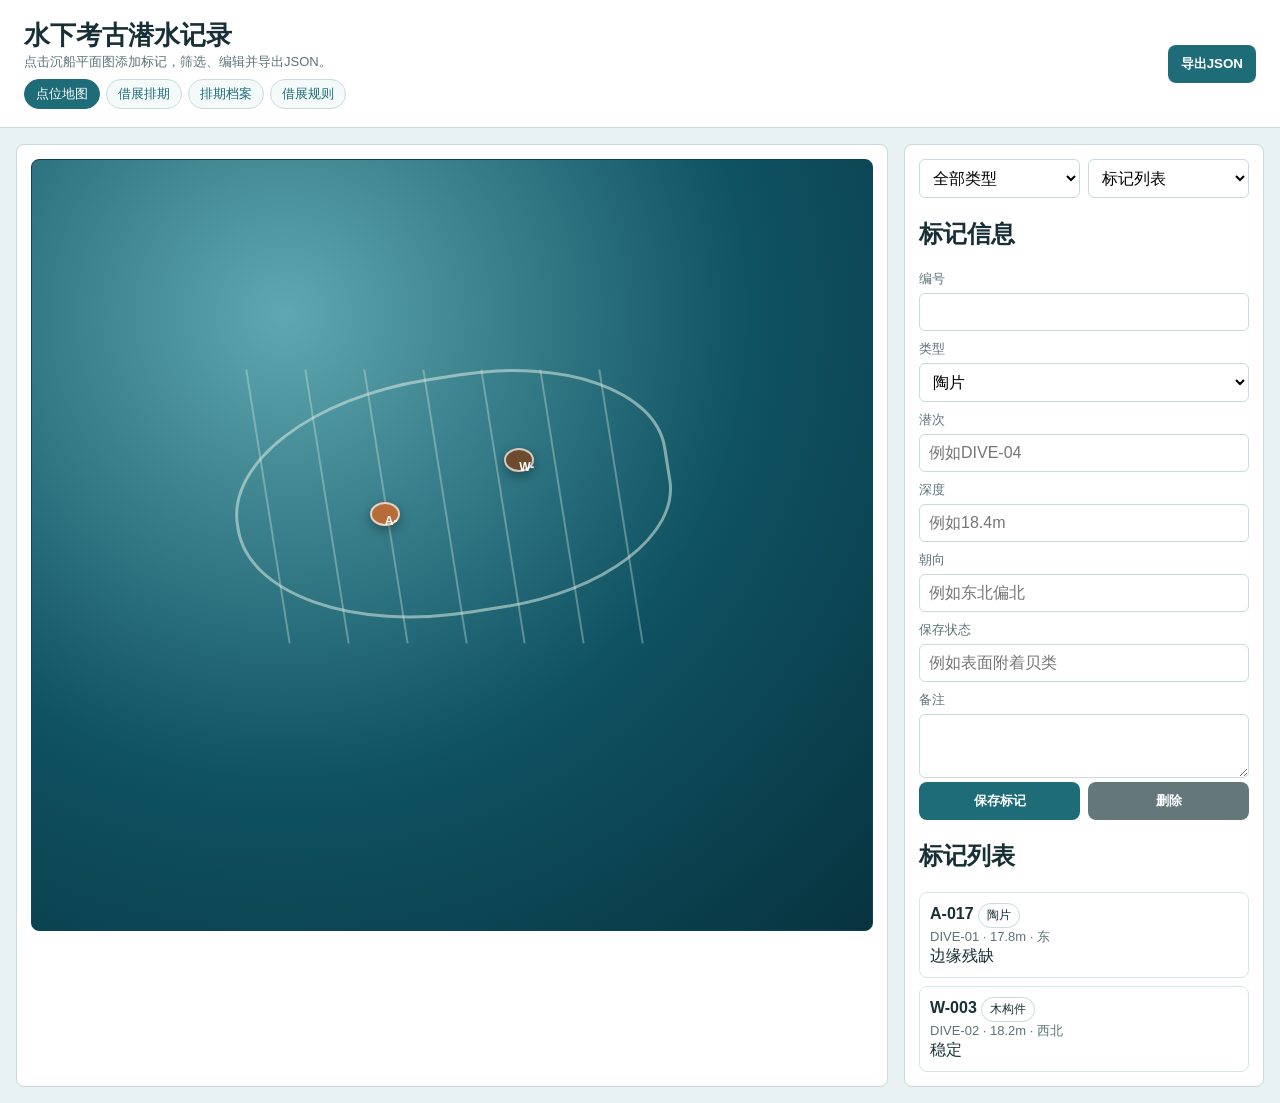
<file: index.html>
<!doctype html>
<html lang="zh-CN">
<head>
  <meta charset="utf-8">
  <meta name="viewport" content="width=device-width, initial-scale=1">
  <title>水下考古潜水记录</title>
  <style>
    * { box-sizing: border-box; }
    body { margin: 0; font-family: Arial, "PingFang SC", sans-serif; background: #e8f2f3; color: #183035; }
    header { padding: 18px 24px; background: #fff; border-bottom: 1px solid #c9dadc; display: flex; justify-content: space-between; gap: 16px; align-items: center; }
    h1 { margin: 0; font-size: 26px; }
    button { border: 0; border-radius: 8px; padding: 10px 13px; background: #1d6c78; color: #fff; font-weight: 800; cursor: pointer; }
    button.secondary { background: #64777b; }
    input, select, textarea { width: 100%; border: 1px solid #c9dadc; border-radius: 6px; padding: 9px; font: inherit; background: #fff; }
    textarea { min-height: 64px; }
    label { display: block; margin: 9px 0 5px; color: #5c7378; font-size: 13px; }
    .app { display: grid; grid-template-columns: 1fr 360px; gap: 16px; padding: 16px; }
    .panel { background: #fff; border: 1px solid #c9dadc; border-radius: 8px; padding: 14px; }
    .map { position: relative; height: calc(100vh - 128px); min-height: 560px; overflow: hidden; background: radial-gradient(circle at 30% 20%, #5fa8b1, #0f5262 55%, #07333f); border-radius: 8px; border: 1px solid #0c4451; cursor: crosshair; }
    .wreck { position: absolute; left: 24%; top: 28%; width: 52%; height: 31%; border: 3px solid rgba(220,235,224,.55); border-radius: 48% 44% 42% 50%; transform: rotate(-9deg); }
    .rib { position: absolute; width: 2px; height: 36%; background: rgba(220,235,224,.35); top: 27%; transform: rotate(-9deg); }
    .marker { position: absolute; width: 22px; height: 22px; border-radius: 50%; display: grid; place-items: center; color: #fff; font-size: 12px; font-weight: 800; transform: translate(-50%, -50%); border: 2px solid rgba(255,255,255,.7); box-shadow: 0 4px 12px rgba(0,0,0,.35); cursor: pointer; }
    .marker.selected { outline: 4px solid rgba(255,234,124,.75); }
    .ceramic { background: #b56c38; } .wood { background: #6c4b2f; } .metal { background: #6e7880; } .unknown { background: #725ca6; }
    .toolbar { display: grid; grid-template-columns: 1fr 1fr; gap: 8px; margin-bottom: 10px; }
    .list { display: grid; gap: 8px; max-height: 330px; overflow: auto; }
    .item { border: 1px solid #d7e4e5; border-radius: 8px; padding: 10px; cursor: pointer; }
    .item.active { border-color: #1d6c78; background: #eef8f9; }
    .timeline { display: grid; gap: 8px; max-height: 240px; overflow: auto; }
    .pill { display: inline-block; padding: 3px 8px; border: 1px solid #c9dadc; border-radius: 999px; font-size: 12px; }
    .muted { color: #5c7378; font-size: 13px; }
    .sitenav { display: flex; gap: 6px; flex-wrap: wrap; margin-top: 8px; }
    .navlink { padding: 5px 11px; border: 1px solid #c9dadc; border-radius: 999px; font-size: 13px; color: #1d6c78; text-decoration: none; background: #f4fafa; }
    .navlink.active { background: #1d6c78; color: #fff; border-color: #1d6c78; }
    @media (max-width: 980px) { header { display: block; } .app { grid-template-columns: 1fr; } .map { height: 560px; } }
  </style>
</head>
<body>
  <header>
    <div><h1>水下考古潜水记录</h1><div class="muted">点击沉船平面图添加标记，筛选、编辑并导出JSON。</div><nav id="siteNav"></nav></div>
    <button id="exportBtn">导出JSON</button>
  </header>
  <main class="app">
    <section class="panel">
      <div class="map" id="map"><div class="wreck"></div></div>
    </section>
    <aside class="panel">
      <div class="toolbar">
        <select id="filter"><option value="">全部类型</option><option value="ceramic">陶片</option><option value="wood">木构件</option><option value="metal">金属件</option><option value="unknown">未知物</option></select>
        <select id="view"><option value="list">标记列表</option><option value="timeline">潜次时间线</option></select>
      </div>
      <form id="form">
        <h2>标记信息</h2>
        <input name="id" type="hidden">
        <label>编号</label><input name="code" required>
        <label>类型</label><select name="type"><option value="ceramic">陶片</option><option value="wood">木构件</option><option value="metal">金属件</option><option value="unknown">未知物</option></select>
        <label>潜次</label><input name="dive" placeholder="例如DIVE-04" required>
        <label>深度</label><input name="depth" placeholder="例如18.4m" required>
        <label>朝向</label><input name="orientation" placeholder="例如东北偏北">
        <label>保存状态</label><input name="condition" placeholder="例如表面附着贝类">
        <label>备注</label><textarea name="note"></textarea>
        <div class="toolbar"><button>保存标记</button><button type="button" id="deleteBtn" class="secondary">删除</button></div>
      </form>
      <h2 id="listTitle">标记列表</h2>
      <div id="list" class="list"></div>
    </aside>
  </main>
  <script>
    const map = document.querySelector("#map");
    const form = document.querySelector("#form");
    const list = document.querySelector("#list");
    const filter = document.querySelector("#filter");
    const view = document.querySelector("#view");
    const listTitle = document.querySelector("#listTitle");
    const typeNames = { ceramic: "陶片", wood: "木构件", metal: "金属件", unknown: "未知物" };
    let marks = JSON.parse(localStorage.getItem("zfl30Marks") || "[]");
    let pending = null;
    if (!marks.length) {
      marks = [
        { id: crypto.randomUUID(), code: "A-017", type: "ceramic", dive: "DIVE-01", x: 42, y: 46, depth: "17.8m", orientation: "东", condition: "边缘残缺", note: "靠近船肋" },
        { id: crypto.randomUUID(), code: "W-003", type: "wood", dive: "DIVE-02", x: 58, y: 39, depth: "18.2m", orientation: "西北", condition: "稳定", note: "疑似横梁" }
      ];
      save();
    }
    for (let i = 0; i < 7; i++) {
      const rib = document.createElement("div");
      rib.className = "rib";
      rib.style.left = 28 + i * 7 + "%";
      map.appendChild(rib);
    }
    function save() { localStorage.setItem("zfl30Marks", JSON.stringify(marks)); }
    function render() {
      map.querySelectorAll(".marker").forEach(el => el.remove());
      const filtered = filter.value ? marks.filter(m => m.type === filter.value) : marks;
      filtered.forEach(mark => {
        const el = document.createElement("button");
        el.className = "marker " + mark.type + (mark.id === form.id.value ? " selected" : "");
        el.style.left = mark.x + "%";
        el.style.top = mark.y + "%";
        el.textContent = mark.code.slice(0, 2);
        el.onclick = event => { event.stopPropagation(); edit(mark.id); };
        map.appendChild(el);
      });
      if (view.value === "timeline") renderTimeline(filtered);
      else renderList(filtered);
    }
    function renderList(data) {
      listTitle.textContent = "标记列表";
      list.className = "list";
      list.innerHTML = data.map(m => '<div class="item '+(m.id===form.id.value?'active':'')+'" data-id="'+m.id+'"><b>'+m.code+'</b> <span class="pill">'+typeNames[m.type]+'</span><div class="muted">'+m.dive+' · '+m.depth+' · '+m.orientation+'</div><div>'+m.condition+'</div></div>').join("");
      list.querySelectorAll("[data-id]").forEach(el => el.onclick = () => edit(el.dataset.id));
    }
    function renderTimeline(data) {
      listTitle.textContent = "潜次时间线";
      list.className = "timeline";
      const groups = data.reduce((map, item) => ((map[item.dive] ||= []).push(item), map), {});
      list.innerHTML = Object.entries(groups).map(([dive, items]) => '<div class="item"><b>'+dive+'</b><div class="muted">新增'+items.length+'个标记</div>'+items.map(i => '<div>'+i.code+' · '+typeNames[i.type]+'</div>').join("")+'</div>').join("");
    }
    function edit(id) {
      const mark = marks.find(m => m.id === id);
      if (!mark) return;
      for (const [key, value] of Object.entries(mark)) if (form[key]) form[key].value = value;
      pending = { x: mark.x, y: mark.y };
      render();
    }
    map.addEventListener("click", event => {
      const rect = map.getBoundingClientRect();
      pending = { x: Number(((event.clientX - rect.left) / rect.width * 100).toFixed(2)), y: Number(((event.clientY - rect.top) / rect.height * 100).toFixed(2)) };
      form.reset();
      form.id.value = "";
      form.code.value = "M-" + String(marks.length + 1).padStart(3, "0");
      form.dive.value = "DIVE-01";
      render();
    });
    form.onsubmit = event => {
      event.preventDefault();
      if (!pending) pending = { x: 50, y: 50 };
      const data = Object.fromEntries(new FormData(form).entries());
      if (data.id) Object.assign(marks.find(m => m.id === data.id), data, pending);
      else marks.push({ ...data, id: crypto.randomUUID(), ...pending });
      save(); render();
    };
    document.querySelector("#deleteBtn").onclick = () => {
      if (!form.id.value) return;
      marks = marks.filter(m => m.id !== form.id.value);
      form.reset(); pending = null; save(); render();
    };
    document.querySelector("#exportBtn").onclick = () => {
      const blob = new Blob([JSON.stringify(marks, null, 2)], { type: "application/json" });
      const a = document.createElement("a");
      a.href = URL.createObjectURL(blob); a.download = "dive-marks.json"; a.click(); URL.revokeObjectURL(a.href);
    };
    filter.onchange = render; view.onchange = render;
    render();
  </script>
  <script src="nav.js"></script>
</body>
</html>
</file>
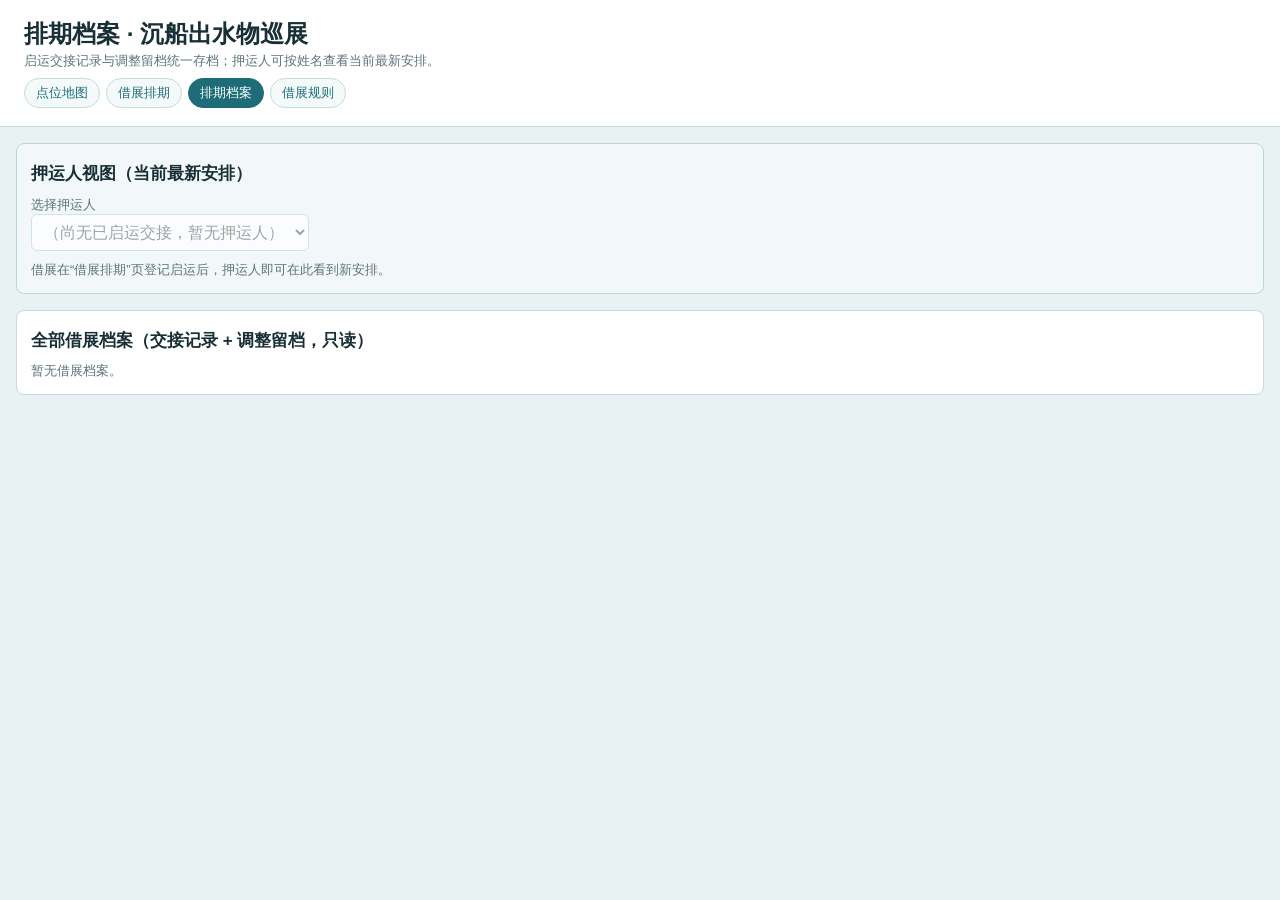
<file: archive.html>
<!doctype html>
<html lang="zh-CN">
<head>
  <meta charset="utf-8">
  <meta name="viewport" content="width=device-width, initial-scale=1">
  <title>排期档案 · 沉船出水物巡展</title>
  <style>
    * { box-sizing: border-box; }
    body { margin: 0; font-family: Arial, "PingFang SC", sans-serif; background: #e8f2f3; color: #183035; }
    header { padding: 18px 24px; background: #fff; border-bottom: 1px solid #c9dadc; }
    h1 { margin: 0 0 2px; font-size: 24px; }
    h2 { margin: 4px 0 10px; font-size: 17px; }
    label { color: #5c7378; font-size: 13px; }
    select { border: 1px solid #c9dadc; border-radius: 6px; padding: 8px; font: inherit; background: #fff; min-width: 220px; }
    .muted { color: #5c7378; font-size: 13px; }
    .sitenav { display: flex; gap: 6px; flex-wrap: wrap; margin-top: 8px; }
    .navlink { padding: 5px 11px; border: 1px solid #c9dadc; border-radius: 999px; font-size: 13px; color: #1d6c78; text-decoration: none; background: #f4fafa; }
    .navlink.active { background: #1d6c78; color: #fff; border-color: #1d6c78; }
    .wrap { display: grid; gap: 16px; padding: 16px; }
    .panel { background: #fff; border: 1px solid #c9dadc; border-radius: 8px; padding: 14px; }
    .pill { display: inline-block; padding: 2px 8px; border: 1px solid #c9dadc; border-radius: 999px; font-size: 12px; }
    .pill.ok { background: #e8f5ec; border-color: #9bc7a6; color: #2a6b3b; }
    .pill.hold { background: #fbeee4; border-color: #d7a06e; color: #8a4a1d; }
    .pill.ship { background: #e6f0f7; border-color: #8fb4cf; color: #25506e; }
    .pill.done { background: #ececec; border-color: #b9b9b9; color: #555; }
    .cards { display: grid; grid-template-columns: repeat(auto-fill, minmax(320px, 1fr)); gap: 10px; }
    .loan { border: 1px solid #d7e4e5; border-radius: 8px; padding: 12px; display: grid; gap: 6px; }
    .loan h3 { margin: 0; font-size: 15px; }
    .legline { border-left: 3px solid #1d6c78; padding: 2px 0 2px 10px; margin: 2px 0; font-size: 13px; }
    .history { border-top: 1px dashed #c9dadc; margin-top: 6px; padding-top: 6px; font-size: 13px; display: grid; gap: 4px; }
    .rec { background: #f7fafb; border-radius: 6px; padding: 6px 8px; }
    .newtag { color: #8a4a1d; font-weight: 800; }
    .courierBox { background: #f2f8fa; border: 1px solid #b9d6dd; }
  </style>
</head>
<body>
  <header>
    <h1>排期档案 · 沉船出水物巡展</h1>
    <div class="muted">启运交接记录与调整留档统一存档；押运人可按姓名查看当前最新安排。</div>
    <nav id="siteNav"></nav>
  </header>

  <main class="wrap">
    <section class="panel courierBox">
      <h2>押运人视图（当前最新安排）</h2>
      <label>选择押运人</label><br>
      <select id="courierSelect"></select>
      <div id="courierView" class="cards" style="margin-top:10px"></div>
    </section>

    <section class="panel">
      <h2>全部借展档案（交接记录 + 调整留档，只读）</h2>
      <div id="archive" class="cards"></div>
    </section>
  </main>

  <script src="nav.js"></script>
  <script src="store.js"></script>
  <script>
    const Z = window.ZFL;
    const marks = Z.loadMarks();
    const db = Z.loadDB();
    const esc = s => String(s ?? "").replace(/[&<>"']/g, c => ({ "&": "&amp;", "<": "&lt;", ">": "&gt;", '"': "&quot;", "'": "&#39;" }[c]));

    function loanTitle(loan) {
      const m = marks.find(x => x.id === loan.relicId);
      const ext = db.relics[loan.relicId] || {};
      return (m ? m.code : "遗物") + (ext.accession ? " · " + ext.accession : "");
    }
    const statusInfo = {
      scheduled: ["待启运", "hold"], shipped: ["启运中", "ship"], returned: ["已归还", "done"]
    };
    function legLine(leg) {
      const st = Z.stationById(db, leg.stationId);
      return `<div class="legline">${st ? esc(st.name) : "（站点已删除）"} · 展柜 <b>${esc(leg.caseId)}</b> · ${leg.start} 至 ${leg.end}</div>`;
    }
    function historyBlock(loan) {
      const recs = [];
      (loan.handovers || []).forEach(h => {
        recs.push(`<div class="rec">交接记录 · ${Z.fmt(h.at)}<br>押运人：${esc(h.courier)}　备注：${esc(h.note || "—")}
          <div class="muted" style="margin-top:4px">交接时安排：${(h.snapshot && h.snapshot.legs || []).map(l => {
            const st = Z.stationById(db, l.stationId);
            return esc((st ? st.name : "?") + " " + l.caseId + " " + l.start + "~" + l.end);
          }).join("；") || "—"}　归还日 ${esc(h.snapshot && h.snapshot.returnDate || "—")}</div>
        </div>`);
      });
      (loan.amendments || []).forEach(a => {
        recs.push(`<div class="rec">调整留档 · ${Z.fmt(a.at)} · 操作人 ${esc(a.by)}　${esc(a.note || "")}<br>
          ${(a.changes || []).map(c => "· " + esc(c)).join("<br>")}</div>`);
      });
      if (!recs.length) return '<div class="muted">尚无交接与调整记录。</div>';
      return `<div class="history">${recs.join("")}</div>`;
    }
    function loanCard(loan) {
      const b = Z.borrowerById(db, loan.borrowerId);
      const [slabel, scls] = statusInfo[loan.status] || [loan.status, ""];
      return `<div class="loan">
        <h3>${esc(loanTitle(loan))} <span class="pill ${scls}">${slabel}</span></h3>
        <div class="muted">借展单位：${b ? esc(b.name) : "（已删除）"}　启运 ${esc(loan.shipDate)}</div>
        <div><span class="muted">当前安排（归还日 ${esc(loan.returnDate)}）：</span>${loan.legs.map(legLine).join("")}</div>
        <div class="muted">运输条件：${esc(loan.transport)}</div>
        ${historyBlock(loan)}
      </div>`;
    }

    document.querySelector("#archive").innerHTML =
      db.loans.length ? db.loans.map(loanCard).join("") : '<div class="muted">暂无借展档案。</div>';

    /* 押运人视图：取其参与启运的借展，展示最新安排并标注调整 */
    const couriers = [...new Set(db.loans.flatMap(l => (l.handovers || []).map(h => h.courier)))];
    const sel = document.querySelector("#courierSelect");
    if (couriers.length) {
      sel.innerHTML = couriers.map(c => `<option value="${esc(c)}">${esc(c)}</option>`).join("");
      sel.onchange = renderCourier;
      renderCourier();
    } else {
      sel.innerHTML = '<option value="">（尚无已启运交接，暂无押运人）</option>';
      sel.disabled = true;
      document.querySelector("#courierView").innerHTML = '<div class="muted">借展在“借展排期”页登记启运后，押运人即可在此看到新安排。</div>';
    }

    function renderCourier() {
      const name = sel.value;
      const mine = db.loans.filter(l => (l.handovers || []).some(h => h.courier === name));
      document.querySelector("#courierView").innerHTML = mine.length ? mine.map(loan => {
        const amended = (loan.amendments || []).length > 0;
        return `<div class="loan" style="border-color:#8fb4cf">
          <h3>${esc(loanTitle(loan))} ${amended ? '<span class="newtag">★ 安排已调整，以此为准</span>' : '<span class="pill ship">安排未变</span>'}</h3>
          <div><span class="muted">最新安排（归还日 ${esc(loan.returnDate)}）：</span>${loan.legs.map(legLine).join("")}</div>
          ${amended ? `<div class="muted">调整：${loan.amendments.map(a => esc(a.changes.join("；"))).join("<br>")}</div>` : ""}
          <div class="muted">原交接记录仍在下方档案中留档，可对照。</div>
        </div>`;
      }).join("") : '<div class="muted">该押运人名下暂无借展。</div>';
    }
  </script>
</body>
</html>
</file>
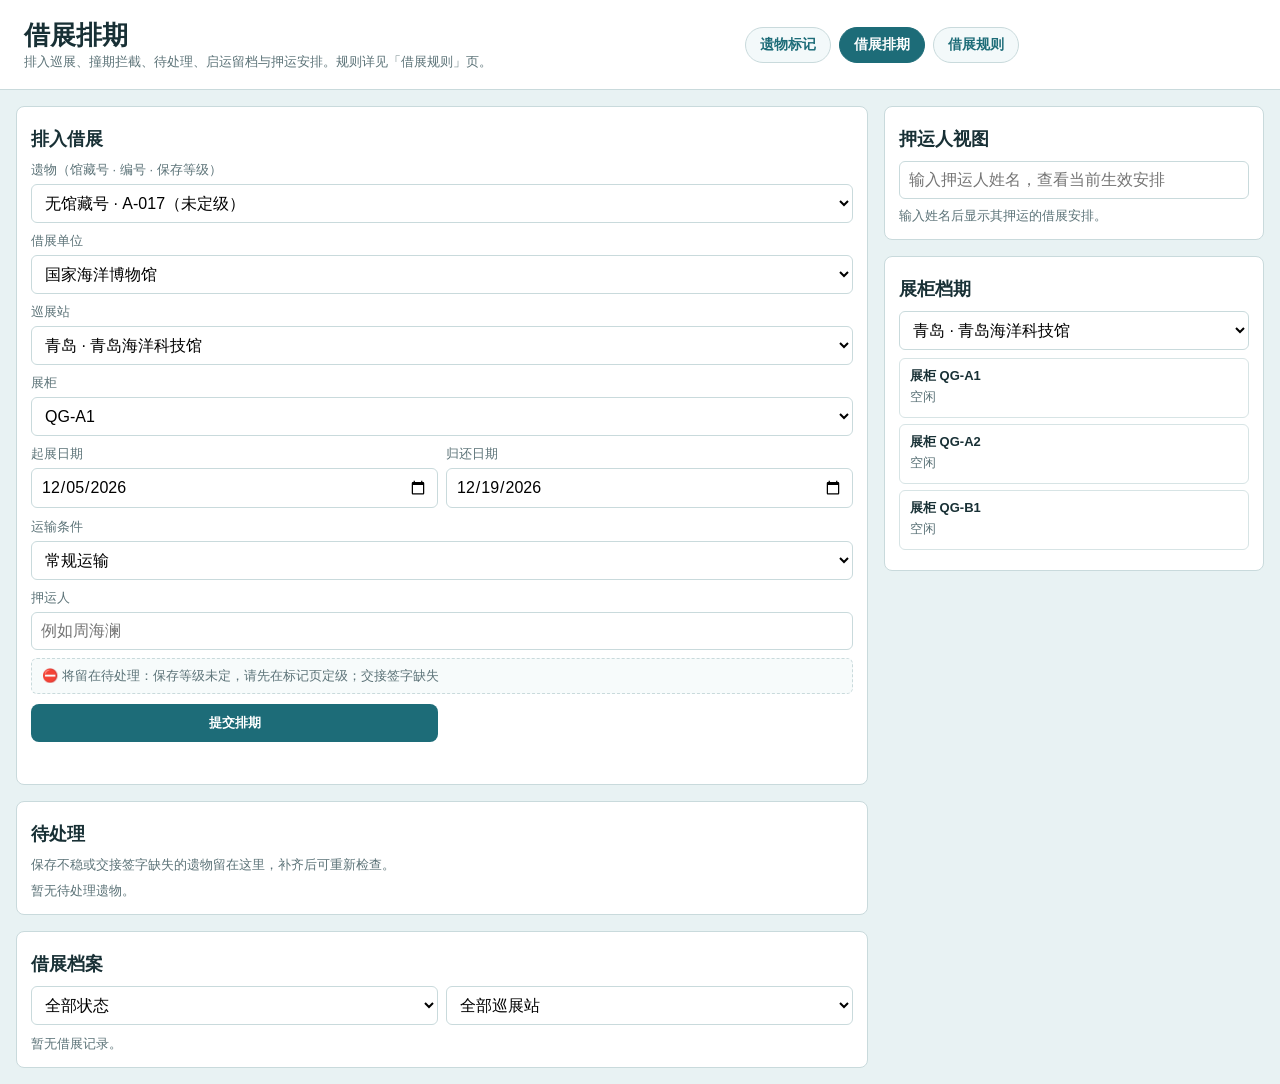
<file: loan.html>
<!doctype html>
<html lang="zh-CN">
<head>
  <meta charset="utf-8">
  <meta name="viewport" content="width=device-width, initial-scale=1">
  <title>借展排期 · 水下考古潜水记录</title>
  <link rel="stylesheet" href="css/app.css">
</head>
<body>
  <header id="topbar">
    <div><h1>借展排期</h1><div class="muted">排入巡展、撞期拦截、待处理、启运留档与押运安排。规则详见「借展规则」页。</div></div>
    <nav id="nav"></nav>
  </header>
  <main class="loan-grid">
    <section class="stack">
      <div class="panel">
        <h2>排入借展</h2>
        <form id="loanForm">
          <label>遗物（馆藏号 · 编号 · 保存等级）</label>
          <select name="markId" required></select>
          <label>借展单位</label>
          <select name="borrowerId" required></select>
          <label>巡展站</label>
          <select name="stationId" required></select>
          <label>展柜</label>
          <select name="caseNo" required></select>
          <div class="toolbar">
            <div><label>起展日期</label><input type="date" name="start" required></div>
            <div><label>归还日期</label><input type="date" name="end" required></div>
          </div>
          <label>运输条件</label>
          <select name="transport" required></select>
          <label>押运人</label>
          <input name="escort" placeholder="例如周海澜" required>
          <div id="eligHint" class="hint">选择遗物后在此提示出借资格。</div>
          <div class="toolbar" style="margin-top:10px"><button>提交排期</button></div>
          <div id="formMsg" class="msg"></div>
        </form>
      </div>
      <div class="panel">
        <h2>待处理</h2>
        <div class="muted">保存不稳或交接签字缺失的遗物留在这里，补齐后可重新检查。</div>
        <div id="pendingList" style="margin-top:8px"></div>
      </div>
      <div class="panel">
        <h2>借展档案</h2>
        <div class="toolbar">
          <select id="statusFilter">
            <option value="">全部状态</option>
            <option value="scheduled">已排期</option>
            <option value="departed">已启运</option>
            <option value="returned">已归还</option>
          </select>
          <select id="stationFilter"><option value="">全部巡展站</option></select>
        </div>
        <div id="loanList"></div>
      </div>
    </section>
    <aside class="stack">
      <div class="panel">
        <h2>押运人视图</h2>
        <input id="escortName" placeholder="输入押运人姓名，查看当前生效安排">
        <div id="escortList" style="margin-top:8px"></div>
      </div>
      <div class="panel">
        <h2>展柜档期</h2>
        <select id="calStation"></select>
        <div id="calendar" style="margin-top:8px"></div>
      </div>
    </aside>
  </main>
  <script src="js/rules.js"></script>
  <script src="js/store.js"></script>
  <script src="js/nav.js"></script>
  <script>
    const R = LOAN_RULES;
    const $ = id => document.getElementById(id);
    const loanForm = $("loanForm");
    const marks = STORE.getMarks();

    const today = new Date().toISOString().slice(0, 10);
    const plus14 = new Date(Date.now() + 14 * 864e5).toISOString().slice(0, 10);

    // 遗物信息实时从档案读取，标记页补齐签字/定级后这里立即生效
    function markOf(loan) { return STORE.getMarks().find(m => m.id === loan.markId); }
    function relicLabel(mark) { return mark ? (mark.accession || "无馆藏号") + " · " + mark.code : "（遗物已删除）"; }
    function borrowerName(id) { const b = R.BORROWERS.find(b => b.id === id); return b ? b.name : id; }
    function stationOf(id) { return R.STATIONS.find(s => s.id === id); }
    function stationLabel(id) { const s = stationOf(id); return s ? s.city + " · " + s.venue : id; }
    function transportLabel(v) { const t = R.TRANSPORTS.find(t => t.value === v); return t ? t.label : v; }
    function statusLabel(v) { const s = R.RULES.statuses.find(s => s.value === v); return s ? s.label : v; }

    // ---- 表单选项 ----
    loanForm.markId.innerHTML = marks.map(m =>
      '<option value="' + m.id + '">' + relicLabel(m) + "（" + R.gradeLabel(m.grade) + "）</option>"
    ).join("");
    loanForm.borrowerId.innerHTML = R.BORROWERS.map(b => '<option value="' + b.id + '">' + b.name + "</option>").join("");
    loanForm.stationId.innerHTML = R.STATIONS.map(s => '<option value="' + s.id + '">' + s.city + " · " + s.venue + "</option>").join("");
    loanForm.transport.innerHTML = R.TRANSPORTS.map(t => '<option value="' + t.value + '">' + t.label + "</option>").join("");
    loanForm.start.value = today;
    loanForm.end.value = plus14;

    function fillCases(selectEl, stationId, selected) {
      const s = stationOf(stationId);
      selectEl.innerHTML = (s ? s.cases : []).map(c =>
        '<option value="' + c + '"' + (c === selected ? " selected" : "") + ">" + c + "</option>"
      ).join("");
    }
    fillCases(loanForm.caseNo, loanForm.stationId.value);
    loanForm.stationId.onchange = () => fillCases(loanForm.caseNo, loanForm.stationId.value);

    // ---- 出借资格提示 ----
    function showEligibility() {
      const mark = STORE.getMarks().find(m => m.id === loanForm.markId.value);
      const res = R.checkEligibility(mark);
      const hint = $("eligHint");
      if (res.ok) {
        const extra = mark.grade === "fragile" ? "；脆弱遗物仅限恒温恒湿运输" : "";
        hint.innerHTML = "✅ 可出借" + extra;
      } else {
        hint.innerHTML = "⛔ 将留在待处理：" + res.reasons.join("；");
      }
    }
    loanForm.markId.onchange = showEligibility;
    showEligibility();

    function formMsg(text, ok) {
      const el = $("formMsg");
      el.textContent = text || "";
      el.className = "msg " + (ok ? "ok" : "error");
    }

    // ---- 提交排期 ----
    loanForm.onsubmit = event => {
      event.preventDefault();
      const data = Object.fromEntries(new FormData(loanForm).entries());
      const mark = STORE.getMarks().find(m => m.id === data.markId);
      if (data.end < data.start) { formMsg("归还日期不能早于起展日期"); return; }

      const loan = {
        markId: data.markId,
        accession: mark ? mark.accession : "",
        borrowerId: data.borrowerId,
        stationId: data.stationId,
        caseNo: data.caseNo,
        start: data.start,
        end: data.end,
        transport: data.transport,
        escort: data.escort.trim(),
        handover: null,
        revisions: [],
        createdAt: new Date().toISOString()
      };

      // 1) 保存不稳或签字缺失 → 留在待处理
      const elig = R.checkEligibility(mark);
      if (!elig.ok) {
        loan.status = "pending";
        loan.pendingReasons = elig.reasons;
        STORE.addLoan(loan);
        formMsg("已留在待处理：" + elig.reasons.join("；"), true);
        renderAll();
        return;
      }
      // 2) 运输条件
      const trans = R.checkTransport(mark, data.transport);
      if (!trans.ok) { formMsg(trans.reasons.join("；")); return; }
      // 3) 同一展柜日期相撞 → 不排
      const conflict = R.findConflict(STORE.getLoans(), loan);
      if (conflict) {
        formMsg("展柜 " + data.caseNo + " 在 " + conflict.start + " ~ " + conflict.end + " 已被「" + relicLabel(markOf(conflict)) + "」占用，日期相撞不予排期");
        return;
      }
      loan.status = "scheduled";
      STORE.addLoan(loan);
      formMsg("已排期：" + relicLabel(mark) + " → " + stationLabel(loan.stationId) + " / " + loan.caseNo, true);
      renderAll();
    };

    // ---- 待处理 ----
    function renderPending() {
      const list = STORE.getLoans().filter(l => l.status === "pending");
      $("pendingList").innerHTML = list.length ? list.map(l => {
        const mark = markOf(l);
        return '<div class="card"><span class="badge b-pending">待处理</span> <b>' + relicLabel(mark) + '</b>' +
          '<div class="reasons">' + (l.pendingReasons || []).join("；") + '</div>' +
          '<div class="muted">拟借：' + borrowerName(l.borrowerId) + ' · ' + stationLabel(l.stationId) + ' / ' + l.caseNo + ' · ' + l.start + ' ~ ' + l.end + '</div>' +
          '<div class="row"><button class="tiny keep" data-recheck="' + l.id + '">重新检查</button>' +
          '<button class="tiny secondary keep" data-del="' + l.id + '">删除</button>' +
          '<span class="msg keep" id="msg-' + l.id + '"></span></div></div>';
      }).join("") : '<div class="muted">暂无待处理遗物。</div>';
      $("pendingList").querySelectorAll("[data-recheck]").forEach(btn => btn.onclick = () => recheck(btn.dataset.recheck));
      $("pendingList").querySelectorAll("[data-del]").forEach(btn => btn.onclick = () => {
        if (confirm("删除这条待处理记录？")) { STORE.removeLoan(btn.dataset.del); renderAll(); }
      });
    }
    function recheck(id) {
      const loan = STORE.getLoans().find(l => l.id === id);
      const mark = markOf(loan);
      const msg = $("msg-" + id);
      const elig = R.checkEligibility(mark);
      if (!elig.ok) {
        STORE.patchLoan(id, { pendingReasons: elig.reasons });
        msg.textContent = "仍不符合：" + elig.reasons.join("；");
        msg.className = "msg error keep";
        renderPending();
        return;
      }
      const trans = R.checkTransport(mark, loan.transport);
      if (!trans.ok) {
        msg.textContent = trans.reasons.join("；") + "，请删除后重新提交";
        msg.className = "msg error keep";
        return;
      }
      const conflict = R.findConflict(STORE.getLoans(), loan);
      if (conflict) {
        msg.textContent = "展柜 " + loan.caseNo + " 档期相撞（" + conflict.start + " ~ " + conflict.end + "），请删除后改期重新提交";
        msg.className = "msg error keep";
        return;
      }
      STORE.patchLoan(id, { status: "scheduled", pendingReasons: [] });
      renderAll();
    }

    // ---- 借展档案（已排期 / 已启运 / 已归还）----
    function renderLoans() {
      const sf = $("statusFilter").value, stf = $("stationFilter").value;
      const list = STORE.getLoans()
        .filter(l => l.status !== "pending")
        .filter(l => !sf || l.status === sf)
        .filter(l => !stf || l.stationId === stf)
        .sort((a, b) => a.start < b.start ? -1 : 1);
      $("loanList").innerHTML = list.length ? list.map(loanCard).join("") : '<div class="muted">暂无借展记录。</div>';

      $("loanList").querySelectorAll("[data-depart]").forEach(btn => btn.onclick = () => {
        if (!confirm("确认启运？原交接记录将冻结留档，之后只能调整归还日或展柜。")) return;
        const loan = STORE.getLoans().find(l => l.id === btn.dataset.depart);
        const mark = markOf(loan);
        STORE.patchLoan(loan.id, {
          status: "departed",
          handover: {
            at: new Date().toISOString(),
            relic: relicLabel(mark),
            borrower: borrowerName(loan.borrowerId),
            station: stationLabel(loan.stationId),
            caseNo: loan.caseNo,
            start: loan.start,
            end: loan.end,
            transport: transportLabel(loan.transport),
            escort: loan.escort
          }
        });
        renderAll();
      });
      $("loanList").querySelectorAll("[data-return]").forEach(btn => btn.onclick = () => {
        if (!confirm("确认归还入库？展柜档期随之释放。")) return;
        STORE.patchLoan(btn.dataset.return, { status: "returned", returnedAt: new Date().toISOString() });
        renderAll();
      });
      $("loanList").querySelectorAll("[data-del]").forEach(btn => btn.onclick = () => {
        if (confirm("删除这条排期记录？")) { STORE.removeLoan(btn.dataset.del); renderAll(); }
      });
      $("loanList").querySelectorAll("[data-adjust]").forEach(btn => btn.onclick = () => adjust(btn.dataset.adjust));
    }

    function loanCard(l) {
      const mark = markOf(l);
      let html = '<div class="card"><span class="badge b-' + l.status + '">' + statusLabel(l.status) + '</span> <b>' + relicLabel(mark) + '</b>' +
        '<div class="muted">' + borrowerName(l.borrowerId) + ' · ' + stationLabel(l.stationId) + ' / ' + l.caseNo + '</div>' +
        '<div>展期 ' + l.start + ' ~ ' + l.end + ' · ' + transportLabel(l.transport) + ' · 押运人 ' + l.escort + '</div>';

      if (l.status === "scheduled") {
        html += '<div class="row"><button class="tiny keep" data-depart="' + l.id + '">确认启运</button>' +
          '<button class="tiny secondary keep" data-del="' + l.id + '">删除</button></div>';
      }
      if (l.status === "departed") {
        const s = stationOf(l.stationId);
        html += '<div class="row"><div><label>归还日期</label><input type="date" id="adj-end-' + l.id + '" value="' + l.end + '" min="' + l.start + '"></div>' +
          '<div><label>展柜</label><select id="adj-case-' + l.id + '">' + (s ? s.cases : []).map(c =>
            '<option value="' + c + '"' + (c === l.caseNo ? " selected" : "") + ">" + c + "</option>").join("") + '</select></div>' +
          '<button class="tiny keep" data-adjust="' + l.id + '">保存调整</button>' +
          '<button class="tiny secondary keep" data-return="' + l.id + '">确认归还</button></div>' +
          '<div class="msg" id="msg-' + l.id + '"></div>';
        if (l.handover) {
          html += '<details class="handover"><summary>原交接记录（留档）</summary><dl>' +
            "<dt>启运时间</dt><dd>" + l.handover.at + "</dd>" +
            "<dt>遗物</dt><dd>" + l.handover.relic + "</dd>" +
            "<dt>借展单位</dt><dd>" + l.handover.borrower + "</dd>" +
            "<dt>巡展站</dt><dd>" + l.handover.station + "</dd>" +
            "<dt>展柜</dt><dd>" + l.handover.caseNo + "</dd>" +
            "<dt>展期</dt><dd>" + l.handover.start + " ~ " + l.handover.end + "</dd>" +
            "<dt>运输条件</dt><dd>" + l.handover.transport + "</dd>" +
            "<dt>押运人</dt><dd>" + l.handover.escort + "</dd></dl></details>";
        }
        if (l.revisions && l.revisions.length) {
          html += '<div class="muted" style="margin-top:6px">修订记录：</div>' + l.revisions.map(r =>
            '<div class="rev">' + r.at.slice(0, 16).replace("T", " ") + " · 归还日 " + r.from.end + " → " + r.to.end +
            (r.from.caseNo !== r.to.caseNo ? " · 展柜 " + r.from.caseNo + " → " + r.to.caseNo : "") + "</div>"
          ).join("");
        }
      }
      if (l.status === "returned" && l.returnedAt) {
        html += '<div class="muted">归还时间：' + l.returnedAt.slice(0, 16).replace("T", " ") + "</div>";
      }
      return html + "</div>";
    }

    // 启运后调整：只允许归还日或展柜，原交接记录不动，追加修订记录
    function adjust(id) {
      const loan = STORE.getLoans().find(l => l.id === id);
      const newEnd = $("adj-end-" + id).value;
      const newCase = $("adj-case-" + id).value;
      const msg = $("msg-" + id);
      if (!newEnd || newEnd < loan.start) {
        msg.textContent = "归还日期不能早于起展日期";
        msg.className = "msg error";
        return;
      }
      const conflict = R.findConflict(STORE.getLoans(), { id, stationId: loan.stationId, caseNo: newCase, start: loan.start, end: newEnd });
      if (conflict) {
        msg.textContent = "展柜 " + newCase + " 在 " + conflict.start + " ~ " + conflict.end + " 已被占用，调整未保存";
        msg.className = "msg error";
        return;
      }
      if (newEnd === loan.end && newCase === loan.caseNo) {
        msg.textContent = "没有改动";
        msg.className = "msg";
        return;
      }
      const revisions = (loan.revisions || []).concat([{
        at: new Date().toISOString(),
        from: { end: loan.end, caseNo: loan.caseNo },
        to: { end: newEnd, caseNo: newCase }
      }]);
      STORE.patchLoan(id, { end: newEnd, caseNo: newCase, revisions });
      renderAll();
    }

    // ---- 押运人视图：看到当前生效的新安排 ----
    function renderEscort() {
      const name = $("escortName").value.trim();
      const box = $("escortList");
      if (!name) { box.innerHTML = '<div class="muted">输入姓名后显示其押运的借展安排。</div>'; return; }
      const list = STORE.getLoans()
        .filter(l => l.status !== "pending" && l.escort.includes(name))
        .sort((a, b) => a.start < b.start ? -1 : 1);
      box.innerHTML = list.length ? list.map(l => {
        const changed = l.revisions && l.revisions.length;
        return '<div class="card"><span class="badge b-' + l.status + '">' + statusLabel(l.status) + '</span> <b>' + relicLabel(markOf(l)) + '</b>' +
          '<div>展期 ' + l.start + ' ~ ' + l.end + ' · ' + stationLabel(l.stationId) + ' / ' + l.caseNo + '</div>' +
          '<div class="muted">' + borrowerName(l.borrowerId) + ' · ' + transportLabel(l.transport) + '</div>' +
          (changed ? '<div class="pill warn">已调整 ' + l.revisions.length + ' 次，以上为当前生效安排</div>' : "") +
          "</div>";
      }).join("") : '<div class="muted">没有「' + name + '」的押运任务。</div>';
    }
    $("escortName").oninput = renderEscort;

    // ---- 展柜档期 ----
    $("calStation").innerHTML = R.STATIONS.map(s => '<option value="' + s.id + '">' + s.city + " · " + s.venue + "</option>").join("");
    function renderCalendar() {
      const sid = $("calStation").value;
      const s = stationOf(sid);
      const loans = STORE.getLoans().filter(l => l.stationId === sid && l.status !== "returned" && l.status !== "pending");
      $("calendar").innerHTML = s.cases.map(c => {
        const segs = loans.filter(l => l.caseNo === c).sort((a, b) => a.start < b.start ? -1 : 1);
        return '<div class="slot"><b>展柜 ' + c + '</b>' + (segs.length ? segs.map(l =>
          '<span class="seg">' + l.start + " ~ " + l.end + " · " + relicLabel(markOf(l)) + ' <span class="badge b-' + l.status + '">' + statusLabel(l.status) + "</span></span>"
        ).join("") : '<span class="seg muted">空闲</span>') + "</div>";
      }).join("");
    }
    $("calStation").onchange = renderCalendar;

    // ---- 筛选与总渲染 ----
    $("stationFilter").innerHTML = '<option value="">全部巡展站</option>' +
      R.STATIONS.map(s => '<option value="' + s.id + '">' + s.city + " · " + s.venue + "</option>").join("");
    $("statusFilter").onchange = renderLoans;
    $("stationFilter").onchange = renderLoans;

    function renderAll() {
      renderPending();
      renderLoans();
      renderEscort();
      renderCalendar();
    }
    renderAll();
  </script>
</body>
</html>
</file>
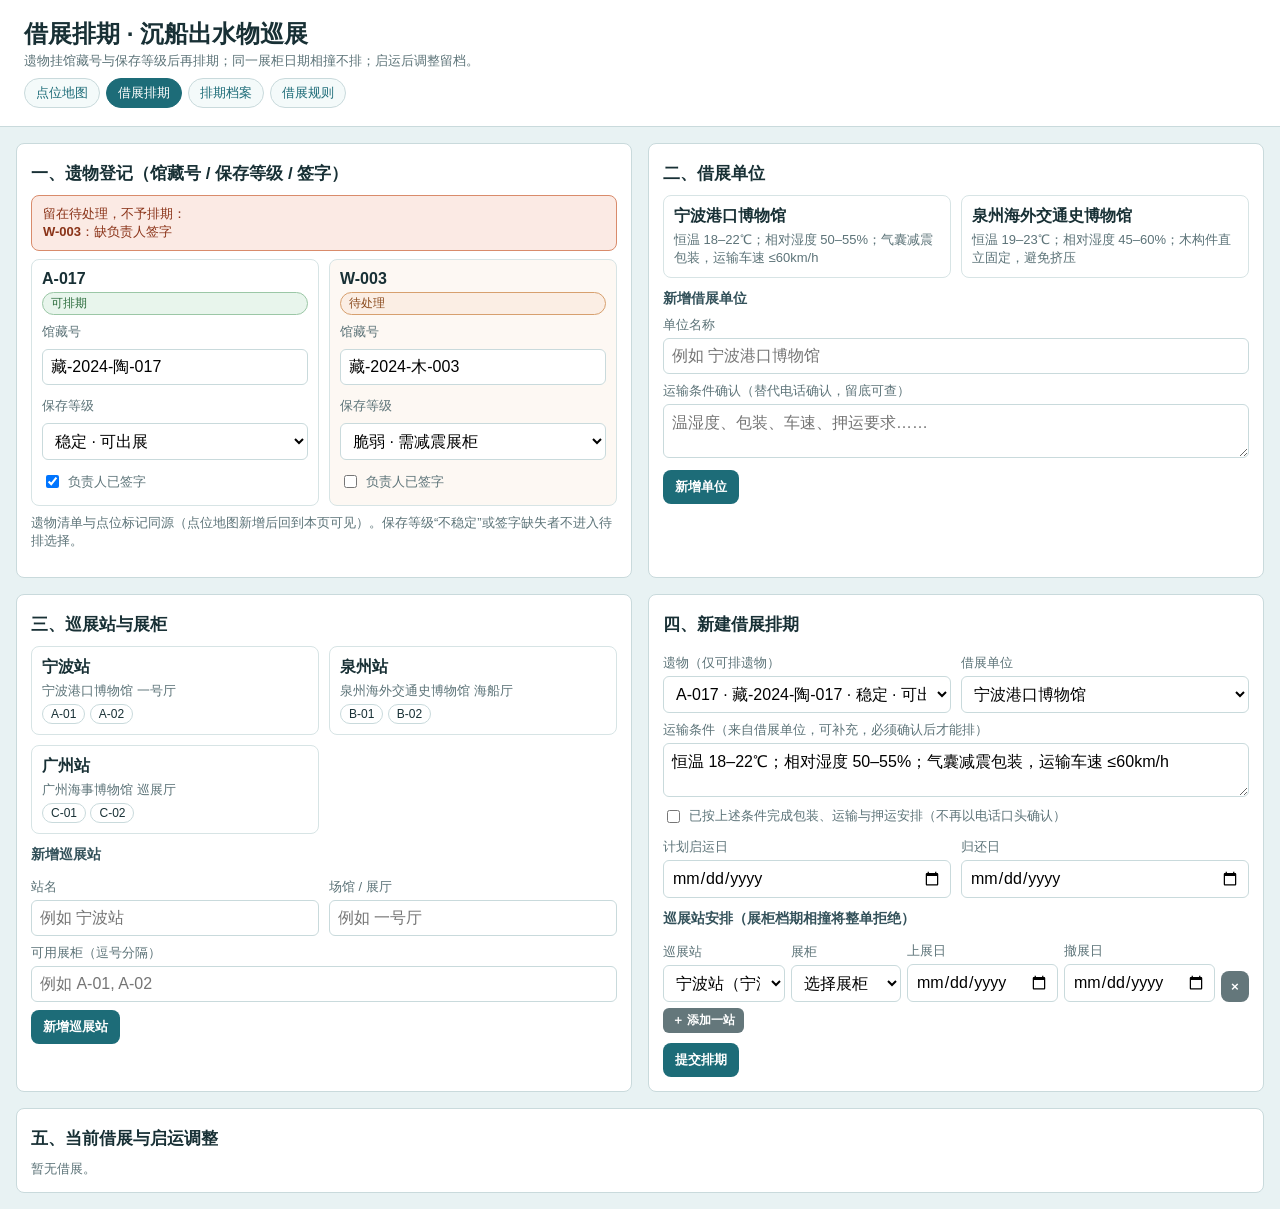
<file: loans.html>
<!doctype html>
<html lang="zh-CN">
<head>
  <meta charset="utf-8">
  <meta name="viewport" content="width=device-width, initial-scale=1">
  <title>借展排期 · 沉船出水物巡展</title>
  <style>
    * { box-sizing: border-box; }
    body { margin: 0; font-family: Arial, "PingFang SC", sans-serif; background: #e8f2f3; color: #183035; }
    header { padding: 18px 24px; background: #fff; border-bottom: 1px solid #c9dadc; display: flex; justify-content: space-between; gap: 16px; align-items: center; flex-wrap: wrap; }
    h1 { margin: 0 0 2px; font-size: 24px; }
    h2 { margin: 4px 0 10px; font-size: 17px; }
    h3 { margin: 12px 0 6px; font-size: 14px; color: #33515a; }
    button { border: 0; border-radius: 8px; padding: 8px 12px; background: #1d6c78; color: #fff; font-weight: 800; cursor: pointer; }
    button.secondary { background: #64777b; }
    button.warn { background: #a0522d; }
    button.tiny { padding: 4px 9px; font-size: 12px; border-radius: 6px; }
    input, select, textarea { width: 100%; border: 1px solid #c9dadc; border-radius: 6px; padding: 8px; font: inherit; background: #fff; }
    label { display: block; margin: 8px 0 4px; color: #5c7378; font-size: 13px; }
    .muted { color: #5c7378; font-size: 13px; }
    .sitenav { display: flex; gap: 6px; flex-wrap: wrap; margin-top: 8px; }
    .navlink { padding: 5px 11px; border: 1px solid #c9dadc; border-radius: 999px; font-size: 13px; color: #1d6c78; text-decoration: none; background: #f4fafa; }
    .navlink.active { background: #1d6c78; color: #fff; border-color: #1d6c78; }
    .wrap { display: grid; grid-template-columns: 1fr 1fr; gap: 16px; padding: 16px; }
    .panel { background: #fff; border: 1px solid #c9dadc; border-radius: 8px; padding: 14px; }
    .panel.full { grid-column: 1 / -1; }
    .grid2 { display: grid; grid-template-columns: 1fr 1fr; gap: 10px; }
    .pill { display: inline-block; padding: 2px 8px; border: 1px solid #c9dadc; border-radius: 999px; font-size: 12px; }
    .pill.ok { background: #e8f5ec; border-color: #9bc7a6; color: #2a6b3b; }
    .pill.hold { background: #fbeee4; border-color: #d7a06e; color: #8a4a1d; }
    .pill.ship { background: #e6f0f7; border-color: #8fb4cf; color: #25506e; }
    .pill.done { background: #ececec; border-color: #b9b9b9; color: #555; }
    .relic { border: 1px solid #d7e4e5; border-radius: 8px; padding: 10px; display: grid; gap: 4px; }
    .relic.hold { background: #fdf8f3; }
    .cards { display: grid; grid-template-columns: repeat(auto-fill, minmax(230px, 1fr)); gap: 10px; }
    .loan { border: 1px solid #d7e4e5; border-radius: 8px; padding: 12px; display: grid; gap: 8px; }
    .loan h3 { margin: 0; font-size: 15px; color: #183035; }
    .legline { border-left: 3px solid #1d6c78; padding: 4px 0 4px 10px; margin: 4px 0; }
    .history { border-top: 1px dashed #c9dadc; margin-top: 6px; padding-top: 6px; }
    .msg { margin: 8px 0; padding: 9px 11px; border-radius: 8px; font-size: 13px; display: none; }
    .msg.show { display: block; }
    .msg.err { background: #fbeae4; border: 1px solid #d98b6b; color: #8a3318; }
    .msg.ok { background: #e8f5ec; border: 1px solid #9bc7a6; color: #2a6b3b; }
    .rowline { display: grid; grid-template-columns: 1.1fr 1fr 1fr 1fr 28px; gap: 6px; align-items: end; margin-bottom: 6px; }
    .rowline .del { padding: 8px 0; }
    #msg { white-space: pre-line; }
  </style>
</head>
<body>
  <header>
    <div>
      <h1>借展排期 · 沉船出水物巡展</h1>
      <div class="muted">遗物挂馆藏号与保存等级后再排期；同一展柜日期相撞不排；启运后调整留档。</div>
      <nav id="siteNav"></nav>
    </div>
  </header>

  <main class="wrap">
    <section class="panel">
      <h2>一、遗物登记（馆藏号 / 保存等级 / 签字）</h2>
      <div id="pending" class="msg err show" style="display:none"></div>
      <div id="relicCards" class="cards"></div>
      <p class="muted" style="margin-top:8px">遗物清单与点位标记同源（点位地图新增后回到本页可见）。保存等级“不稳定”或签字缺失者不进入待排选择。</p>
    </section>

    <section class="panel">
      <h2>二、借展单位</h2>
      <div id="borrowerList" class="cards"></div>
      <h3>新增借展单位</h3>
      <form id="borrowerForm">
        <label>单位名称</label><input name="name" required placeholder="例如 宁波港口博物馆">
        <label>运输条件确认（替代电话确认，留底可查）</label><textarea name="transport" required placeholder="温湿度、包装、车速、押运要求……"></textarea>
        <div style="margin-top:8px"><button type="submit">新增单位</button></div>
      </form>
    </section>

    <section class="panel">
      <h2>三、巡展站与展柜</h2>
      <div id="stationList" class="cards"></div>
      <form id="stationForm">
        <h3>新增巡展站</h3>
        <div class="grid2">
          <div><label>站名</label><input name="name" required placeholder="例如 宁波站"></div>
          <div><label>场馆 / 展厅</label><input name="venue" required placeholder="例如 一号厅"></div>
        </div>
        <label>可用展柜（逗号分隔）</label><input name="cases" required placeholder="例如 A-01, A-02">
        <div style="margin-top:8px"><button type="submit">新增巡展站</button></div>
      </form>
    </section>

    <section class="panel">
      <h2>四、新建借展排期</h2>
      <form id="loanForm">
        <div class="grid2">
          <div>
            <label>遗物（仅可排遗物）</label><select name="relicId" required></select>
          </div>
          <div>
            <label>借展单位</label><select name="borrowerId" required></select>
          </div>
        </div>
        <label>运输条件（来自借展单位，可补充，必须确认后才能排）</label>
        <textarea name="transport" required></textarea>
        <label class="muted" style="display:flex;gap:6px;align-items:flex-start;margin-top:6px">
          <input type="checkbox" name="transportConfirmed" style="width:auto" required>
          已按上述条件完成包装、运输与押运安排（不再以电话口头确认）
        </label>
        <div class="grid2">
          <div><label>计划启运日</label><input type="date" name="shipDate" required></div>
          <div><label>归还日</label><input type="date" name="returnDate" required></div>
        </div>
        <h3>巡展站安排（展柜档期相撞将整单拒绝）</h3>
        <div id="legs"></div>
        <button type="button" id="addLeg" class="secondary tiny">＋ 添加一站</button>
        <div id="msg" class="msg"></div>
        <div style="margin-top:10px"><button type="submit">提交排期</button></div>
      </form>
    </section>

    <section class="panel full">
      <h2>五、当前借展与启运调整</h2>
      <div id="loanList" class="cards"></div>
    </section>
  </main>

  <script src="nav.js"></script>
  <script src="store.js"></script>
  <script>
    const Z = window.ZFL;
    let marks = Z.loadMarks();
    let db = Z.loadDB();
    let editingAmendment = null;

    const $ = sel => document.querySelector(sel);
    const esc = s => String(s ?? "").replace(/[&<>"']/g, c => ({ "&": "&amp;", "<": "&lt;", ">": "&gt;", '"': "&quot;", "'": "&#39;" }[c]));

    function persist() { Z.saveDB(db); Z.saveMarks(marks); }

    function render() { renderRelics(); renderBorrowers(); renderStations(); renderForm(); renderLoans(); }

    /* ---------- 遗物登记 ---------- */
    function renderRelics() {
      const pending = [];
      $("#relicCards").innerHTML = marks.map(m => {
        const ext = db.relics[m.id] || {};
        const st = Z.relicState(ext);
        if (!st.ok) pending.push(`<b>${esc(m.code)}</b>：${st.reasons.map(esc).join("、")}`);
        return `<div class="relic${st.ok ? "" : " hold"}">
          <b>${esc(m.code)}</b>
          <span class="pill ${st.ok ? "ok" : "hold"}">${st.ok ? "可排期" : "待处理"}</span>
          <label style="margin-top:4px">馆藏号</label>
          <input value="${esc(ext.accession || "")}" placeholder="例如 藏-2024-陶-017"
                 onchange="setRelicField('${m.id}','accession',this.value)">
          <label>保存等级</label>
          <select onchange="setRelicField('${m.id}','grade',this.value)">
            <option value="">未定级</option>
            ${Z.GRADES.map(g => `<option value="${g.value}" ${ext.grade === g.value ? "selected" : ""}>${g.label}</option>`).join("")}
          </select>
          <label class="muted" style="display:flex;gap:6px;align-items:center">
            <input type="checkbox" style="width:auto" ${ext.signed ? "checked" : ""}
                   onchange="setRelicField('${m.id}','signed',this.checked)">
            负责人已签字
          </label>
        </div>`;
      }).join("");
      const box = $("#pending");
      if (pending.length) { box.style.display = "block"; box.innerHTML = "留在待处理，不予排期：<br>" + pending.join("<br>"); }
      else box.style.display = "none";
    }
    window.setRelicField = (id, field, value) => {
      db.relics[id] = Object.assign({ accession: "", grade: "", signed: false }, db.relics[id], { [field]: value });
      persist(); render();
    };

    /* ---------- 借展单位 ---------- */
    function renderBorrowers() {
      $("#borrowerList").innerHTML = db.borrowers.map(b =>
        `<div class="relic"><b>${esc(b.name)}</b><div class="muted">${esc(b.transport)}</div></div>`).join("");
      const sel = document.querySelector("#loanForm select[name=borrowerId]");
      if (sel) {
        const cur = sel.value;
        sel.innerHTML = db.borrowers.map(b => `<option value="${b.id}">${esc(b.name)}</option>`).join("");
        sel.value = cur;
      }
      syncTransportText();
    }
    $("#borrowerForm").onsubmit = e => {
      e.preventDefault();
      const f = new FormData(e.target);
      db.borrowers.push({ id: Z.uid(), name: f.get("name").trim(), transport: f.get("transport").trim() });
      e.target.reset(); persist(); render();
    };
    function syncTransportText() {
      const sel = document.querySelector("#loanForm select[name=borrowerId]");
      const ta = document.querySelector("#loanForm textarea[name=transport]");
      if (!sel || !ta || document.activeElement === ta) return;
      const b = Z.borrowerById(db, sel.value);
      if (b && !ta.value) ta.value = b.transport;
    }

    /* ---------- 巡展站 ---------- */
    function renderStations() {
      $("#stationList").innerHTML = db.stations.map(s =>
        `<div class="relic"><b>${esc(s.name)}</b><div class="muted">${esc(s.venue)}</div>
         <div>${s.cases.map(c => `<span class="pill">${esc(c)}</span> `).join("")}</div></div>`).join("");
      rebuildLegRows();
    }
    $("#stationForm").onsubmit = e => {
      e.preventDefault();
      const f = new FormData(e.target);
      db.stations.push({
        id: Z.uid(), name: f.get("name").trim(), venue: f.get("venue").trim(),
        cases: f.get("cases").split(/[,，]/).map(s => s.trim()).filter(Boolean)
      });
      e.target.reset(); persist(); render();
    };

    /* ---------- 新建排期：巡展站行 ---------- */
    const legData = [];
    function stationOptions(selId, caseId) {
      return db.stations.map(s =>
        `<option value="${s.id}" ${s.id === selId ? "selected" : ""}>${esc(s.name)}（${esc(s.venue)}）</option>`).join("");
    }
    function caseOptionsFor(stationId, caseId) {
      const st = Z.stationById(db, stationId);
      const cases = st ? st.cases : [];
      return `<option value="">选择展柜</option>` +
        cases.map(c => `<option value="${esc(c)}" ${c === caseId ? "selected" : ""}>${esc(c)}</option>`).join("");
    }
    function rebuildLegRows() {
      const box = $("#legs");
      if (!box || !legData.length) { if (box) box.innerHTML = '<div class="muted" style="margin-bottom:6px">尚未添加巡展站。</div>'; return; }
      box.innerHTML = legData.map((leg, i) => `
        <div class="rowline">
          <div><label>巡展站</label>
            <select data-i="${i}" data-k="stationId">${stationOptions(leg.stationId, leg.caseId)}</select></div>
          <div><label>展柜</label><select data-i="${i}" data-k="caseId">${caseOptionsFor(leg.stationId, leg.caseId)}</select></div>
          <div><label>上展日</label><input type="date" data-i="${i}" data-k="start" value="${esc(leg.start)}"></div>
          <div><label>撤展日</label><input type="date" data-i="${i}" data-k="end" value="${esc(leg.end)}"></div>
          <button type="button" class="secondary del" data-del="${i}">×</button>
        </div>`).join("");
    }
    $("#legs").addEventListener("change", e => {
      const t = e.target;
      if (t.dataset.i != null) {
        const i = Number(t.dataset.i);
        if (t.dataset.k === "stationId") { legData[i].stationId = t.value; legData[i].caseId = ""; rebuildLegRows(); }
        else legData[i][t.dataset.k] = t.value;
      }
    });
    $("#legs").addEventListener("click", e => {
      if (e.target.dataset.del != null) { legData.splice(Number(e.target.dataset.del), 1); rebuildLegRows(); }
    });
    $("#addLeg").onclick = () => {
      legData.push({ stationId: db.stations[0] ? db.stations[0].id : "", caseId: "", start: "", end: "" });
      rebuildLegRows();
    };

    function renderForm() {
      const selectable = marks.filter(m => Z.relicState(db.relics[m.id]).ok);
      const sel = document.querySelector("#loanForm select[name=relicId]");
      sel.innerHTML = selectable.length
        ? selectable.map(m => {
          const ext = db.relics[m.id];
          return `<option value="${m.id}">${esc(m.code)} · ${esc(ext.accession)} · ${Z.gradeLabel(ext.grade)}</option>`;
        }).join("")
        : `<option value="">（没有可排遗物，先在左侧完成登记）</option>`;
      const bsel = document.querySelector("#loanForm select[name=borrowerId]");
      bsel.innerHTML = db.borrowers.map(b => `<option value="${b.id}">${esc(b.name)}</option>`).join("");
      syncTransportText();
      if (!legData.length) legData.push({ stationId: db.stations[0] ? db.stations[0].id : "", caseId: "", start: "", end: "" });
      rebuildLegRows();
    }
    document.querySelector("#loanForm select[name=borrowerId]").onchange = () => {
      const ta = document.querySelector("#loanForm textarea[name=transport]");
      ta.value = ""; syncTransportText();
    };

    function showMsg(text, ok) {
      const m = $("#msg");
      m.textContent = text;
      m.className = "msg show " + (ok ? "ok" : "err");
    }

    $("#loanForm").onsubmit = e => {
      e.preventDefault();
      const f = new FormData(e.target);
      const relicId = f.get("relicId");
      const borrowerId = f.get("borrowerId");
      const st = relicId ? Z.relicState(db.relics[relicId]) : { ok: false, reasons: ["未选择遗物"] };
      if (!st.ok) return showMsg("遗物留在待处理，不能排期：" + st.reasons.join("、"), false);
      const transport = f.get("transport").trim();
      if (!transport) return showMsg("运输条件未填写确认。", false);
      if (!f.get("transportConfirmed")) return showMsg("必须勾选运输条件已确认，才能排期。", false);
      const returnDate = f.get("returnDate");
      const shipDate = f.get("shipDate");
      const legs = Z.clone(legData);
      for (const leg of legs) {
        if (!leg.stationId || !leg.caseId || !leg.start || !leg.end)
          return showMsg("每一站都要选展柜并填上展日、撤展日。", false);
        if (leg.start > leg.end) return showMsg("存在上展日晚于撤展日的站。", false);
      }
      for (let i = 1; i < legs.length; i++) {
        if (legs[i - 1].end > legs[i].start)
          return showMsg(`第 ${i} 站撤展日晚于第 ${i + 1} 站上展日，请理顺巡展顺序。`, false);
        if (legs[i].stationId === legs[i - 1].stationId)
          return showMsg("同一巡展站重复出现，请合并为一段。", false);
      }
      if (shipDate && legs[0] && shipDate > legs[0].start) return showMsg("启运日不得晚于首站上展日。", false);
      if (legs.length && returnDate < legs[legs.length - 1].end) return showMsg("归还日不得早于末站撤展日。", false);

      /* 同一展柜日期相撞 → 不排 */
      const conflicts = Z.findConflicts(db, legs, null);
      if (conflicts.length) {
        const lines = conflicts.map(c => {
          const a = Z.stationById(db, c.leg.stationId);
          const other = c.other;
          const ob = Z.stationById(db, other.stationId);
          const who = c.loan ? "（被借展「" + esc(loanTitle(c.loan)) + "」占用）" : "（本单两站相撞）";
          return `· ${a.name} 展柜 ${c.leg.caseId}：${c.leg.start}～${c.leg.end} 与 ${ob.name} 展柜 ${other.caseId} ${other.start}～${other.end} 相撞${who}`;
        });
        return showMsg("展柜档期相撞，本单不予排期：\n" + lines.join("\n"), false);
      }

      db.loans.push({
        id: Z.uid(), relicId, borrowerId, transport,
        shipDate, returnDate, legs,
        status: "scheduled", handovers: [], amendments: [],
        createdAt: new Date().toISOString()
      });
      legData.length = 0;
      e.target.reset();
      persist(); render();
      showMsg("排期成功。启运前可在下方登记启运。", true);
    };

    /* ---------- 当前借展 ---------- */
    function loanTitle(loan) {
      const m = marks.find(x => x.id === loan.relicId);
      const ext = db.relics[loan.relicId] || {};
      return (m ? m.code : "遗物") + (ext.accession ? " · " + ext.accession : "");
    }
    function statusPill(s) {
      return { scheduled: ["待启运", "hold"], shipped: ["启运中", "ship"], returned: ["已归还", "done"] }[s] || [s, ""];
    }
    function renderLoans() {
      $("#loanList").innerHTML = db.loans.length ? db.loans.map(loan => {
        const b = Z.borrowerById(db, loan.borrowerId);
        const [slabel, scls] = statusPill(loan.status);
        const ho = Z.latestHandover(loan);
        return `<div class="loan">
          <h3>${esc(loanTitle(loan))} <span class="pill ${scls}">${slabel}</span></h3>
          <div class="muted">借展单位：${b ? esc(b.name) : "（已删除）"}　启运 ${esc(loan.shipDate)}　归还 ${esc(loan.returnDate)}</div>
          <div class="muted">运输条件：${esc(loan.transport)}</div>
          <div>${loan.legs.map(l => {
            const st = Z.stationById(db, l.stationId);
            return `<div class="legline">${st ? esc(st.name) : "（站点已删除）"} · 展柜 <b>${esc(l.caseId)}</b> · ${l.start} 至 ${l.end}</div>`;
          }).join("")}</div>
          <div>
            ${loan.status === "scheduled"
              ? `<button class="tiny" onclick="markShipped('${loan.id}')">登记启运 / 交接</button>`
              : ""}
            ${loan.status === "shipped"
              ? `<button class="tiny warn" onclick="toggleAmend('${loan.id}')">调整归还日 / 展柜</button>
                 <button class="tiny secondary" onclick="markReturned('${loan.id}')">确认归还</button>`
              : ""}
          </div>
          ${ho ? `<div class="muted">最近交接：${Z.fmt(ho.at)}　押运人 ${esc(ho.courier)}　${esc(ho.note || "")}</div>` : ""}
          <div id="amend-${loan.id}">${renderAmendForm(loan)}</div>
          ${renderHistory(loan)}
        </div>`;
      }).join("") : '<div class="muted">暂无借展。</div>';
    }

    function renderHistory(loan) {
      const items = [];
      loan.handovers.forEach(h => items.push(
        `<div>交接记录 · ${Z.fmt(h.at)} · 押运人 ${esc(h.courier)} · ${esc(h.note || "")}</div>`));
      loan.amendments.forEach(a => items.push(
        `<div>调整留档 · ${Z.fmt(a.at)} · ${esc(a.by)}<br>${(a.changes || []).map(esc).join("<br>")}</div>`));
      if (!items.length) return "";
      return `<div class="history muted">${items.join("")}</div>`;
    }

    function renderAmendForm(loan) {
      if (editingAmendment !== loan.id) return "";
      return `<div style="border:1px solid #d7a06e;border-radius:8px;padding:10px;margin-top:6px;background:#fdf8f3">
        <label class="muted">原交接记录保留不动；修改后押运人在“排期档案”可见新安排。仅可调整展柜与归还日。</label>
        ${loan.legs.map((l, i) => {
          const st = Z.stationById(db, l.stationId);
          return `<div class="grid2" style="margin-top:6px">
            <div><label>${esc(st ? st.name : "巡展站")} · 新展柜（原 ${esc(l.caseId)}）</label>
              <select id="am-case-${loan.id}-${i}">${caseOptionsFor(l.stationId, l.caseId)}</select></div>
            <div><label>新撤展日（原 ${l.end}）</label>
              <input type="date" id="am-end-${loan.id}-${i}" value="${esc(l.end)}"></div>
          </div>`;
        }).join("")}
        <div class="grid2">
          <div><label>新归还日（原 ${esc(loan.returnDate)}）</label>
            <input type="date" id="am-return-${loan.id}" value="${esc(loan.returnDate)}"></div>
          <div><label>调整操作人</label><input id="am-by-${loan.id}" placeholder="姓名 / 工号"></div>
        </div>
        <label>调整说明</label><input id="am-note-${loan.id}" placeholder="例如 宁波站展厅检修换柜">
        <div style="margin-top:8px;display:flex;gap:8px">
          <button class="tiny" onclick="saveAmendment('${loan.id}')">保存调整并留档</button>
          <button type="button" class="tiny secondary" onclick="toggleAmend(null)">取消</button>
        </div>
      </div>`;
    }

    window.toggleAmend = id => { editingAmendment = (editingAmendment === id ? null : id); renderLoans(); };

    window.markShipped = id => {
      const loan = db.loans.find(l => l.id === id);
      if (!loan || loan.status !== "scheduled") return;
      const courier = prompt("登记启运交接：请输入押运人姓名/工号");
      if (courier == null) return;
      if (!courier.trim()) { alert("押运人为必填，未登记启运。"); return; }
      const note = prompt("交接备注（装车件数、车况等，可留空）") || "";
      loan.status = "shipped";
      loan.handovers.push({
        at: new Date().toISOString(), courier: courier.trim(), note,
        snapshot: Z.snapshot(loan)
      });
      persist(); render();
    };

    window.markReturned = id => {
      const loan = db.loans.find(l => l.id === id);
      if (!loan || loan.status !== "shipped") return;
      const courier = prompt("归还交接：请输入接收/押运人姓名");
      if (courier == null) return;
      loan.status = "returned";
      loan.handovers.push({ at: new Date().toISOString(), courier: courier.trim(), note: "归还入库交接", snapshot: Z.snapshot(loan) });
      persist(); render();
    };

    window.saveAmendment = id => {
      const loan = db.loans.find(l => l.id === id);
      if (!loan || loan.status !== "shipped") return;
      const by = $("#am-by-" + id).value.trim();
      if (!by) { alert("请填写调整操作人。"); return; }
      const note = $("#am-note-" + id).value.trim();
      const newLegs = loan.legs.map((l, i) => ({
        stationId: l.stationId,
        caseId: $("#am-case-" + id + "-" + i).value || l.caseId,
        start: l.start,
        end: $("#am-end-" + id + "-" + i).value || l.end
      }));
      const newReturn = $("#am-return-" + id).value;
      for (const l of newLegs) if (l.start > l.end) { alert("撤展日不能早于上展日。"); return; }
      if (newReturn < newLegs[newLegs.length - 1].end) { alert("归还日不能早于末站撤展日。"); return; }

      /* 换柜同样要过档期相撞检查（排除本单自身） */
      const conflicts = Z.findConflicts(db, newLegs, loan.id);
      if (conflicts.length) {
        alert("新安排仍与其他借展展柜相撞：\n" + conflicts.map(c =>
          (Z.stationById(db, c.leg.stationId) || {}).name + " 展柜 " + c.leg.caseId + " " + c.leg.start + "~" + c.leg.end
        ).join("\n"));
        return;
      }
      const before = Z.snapshot(loan);
      const after = { legs: newLegs, returnDate: newReturn };
      const changes = Z.changesText(db, before, after);
      if (!changes.length) { alert("没有检测到展柜或归还日变化。"); return; }
      loan.legs = newLegs;
      loan.returnDate = newReturn;
      loan.amendments.push({
        at: new Date().toISOString(), by, note, changes,
        before
      });
      editingAmendment = null;
      persist(); render();
    };

    render();
  </script>
</body>
</html>
</file>
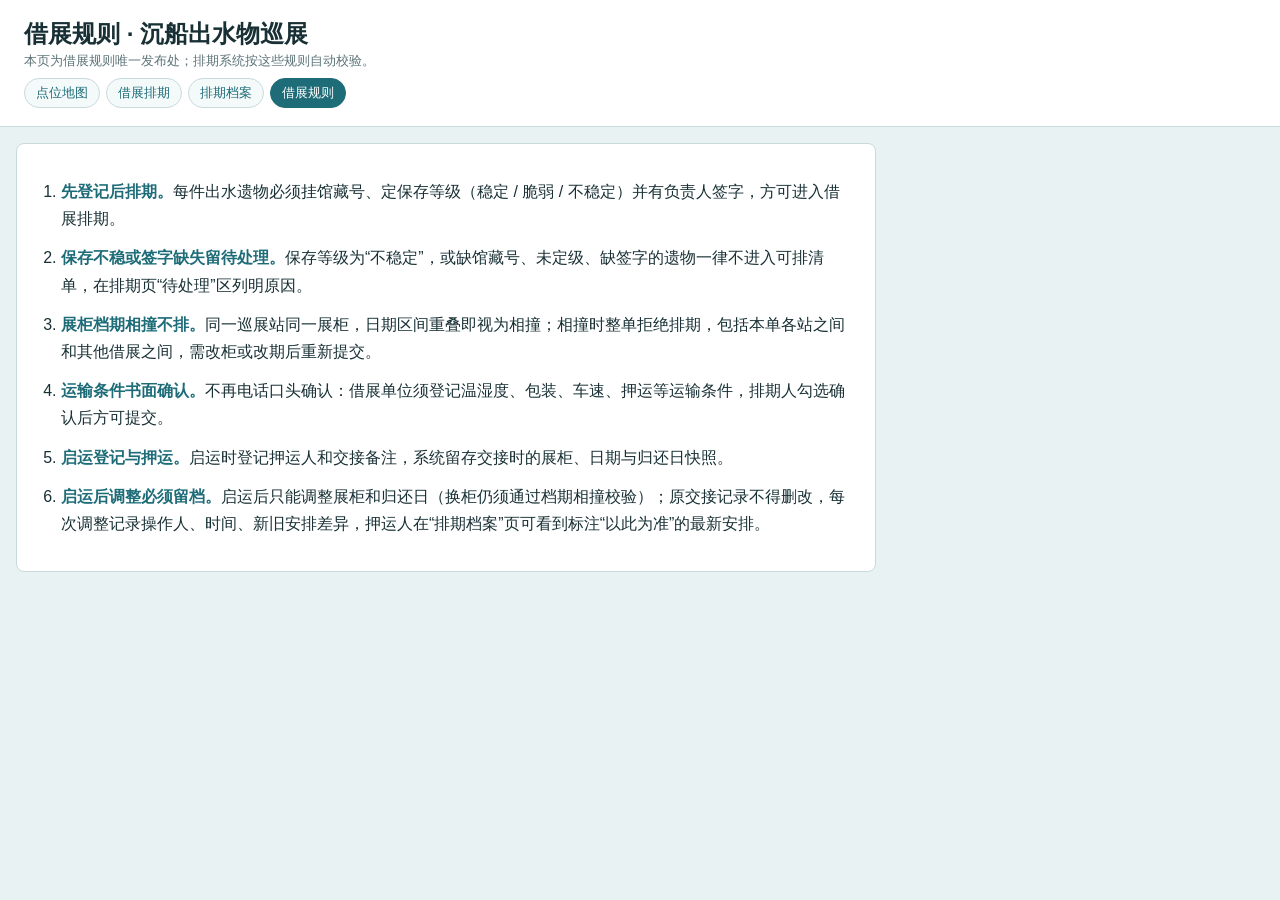
<file: rules.html>
<!doctype html>
<html lang="zh-CN">
<head>
  <meta charset="utf-8">
  <meta name="viewport" content="width=device-width, initial-scale=1">
  <title>借展规则 · 沉船出水物巡展</title>
  <style>
    body { margin: 0; font-family: Arial, "PingFang SC", sans-serif; background: #e8f2f3; color: #183035; }
    header { padding: 18px 24px; background: #fff; border-bottom: 1px solid #c9dadc; }
    h1 { margin: 0 0 2px; font-size: 24px; }
    .muted { color: #5c7378; font-size: 13px; }
    .sitenav { display: flex; gap: 6px; flex-wrap: wrap; margin-top: 8px; }
    .navlink { padding: 5px 11px; border: 1px solid #c9dadc; border-radius: 999px; font-size: 13px; color: #1d6c78; text-decoration: none; background: #f4fafa; }
    .navlink.active { background: #1d6c78; color: #fff; border-color: #1d6c78; }
    .wrap { padding: 16px; max-width: 860px; }
    .panel { background: #fff; border: 1px solid #c9dadc; border-radius: 8px; padding: 18px 22px; }
    ol { padding-left: 22px; display: grid; gap: 12px; line-height: 1.7; }
    li b { color: #1d6c78; }
  </style>
</head>
<body>
  <header>
    <h1>借展规则 · 沉船出水物巡展</h1>
    <div class="muted">本页为借展规则唯一发布处；排期系统按这些规则自动校验。</div>
    <nav id="siteNav"></nav>
  </header>
  <main class="wrap">
    <div class="panel">
      <ol>
        <li><b>先登记后排期。</b>每件出水遗物必须挂馆藏号、定保存等级（稳定 / 脆弱 / 不稳定）并有负责人签字，方可进入借展排期。</li>
        <li><b>保存不稳或签字缺失留待处理。</b>保存等级为“不稳定”，或缺馆藏号、未定级、缺签字的遗物一律不进入可排清单，在排期页“待处理”区列明原因。</li>
        <li><b>展柜档期相撞不排。</b>同一巡展站同一展柜，日期区间重叠即视为相撞；相撞时整单拒绝排期，包括本单各站之间和其他借展之间，需改柜或改期后重新提交。</li>
        <li><b>运输条件书面确认。</b>不再电话口头确认：借展单位须登记温湿度、包装、车速、押运等运输条件，排期人勾选确认后方可提交。</li>
        <li><b>启运登记与押运。</b>启运时登记押运人和交接备注，系统留存交接时的展柜、日期与归还日快照。</li>
        <li><b>启运后调整必须留档。</b>启运后只能调整展柜和归还日（换柜仍须通过档期相撞校验）；原交接记录不得删改，每次调整记录操作人、时间、新旧安排差异，押运人在“排期档案”页可看到标注“以此为准”的最新安排。</li>
      </ol>
    </div>
  </main>
  <script src="nav.js"></script>
</body>
</html>
</file>
<file: css/app.css>
* { box-sizing: border-box; }
body { margin: 0; font-family: Arial, "PingFang SC", sans-serif; background: #e8f2f3; color: #183035; }
header { padding: 18px 24px; background: #fff; border-bottom: 1px solid #c9dadc; display: flex; justify-content: space-between; gap: 16px; align-items: center; flex-wrap: wrap; }
h1 { margin: 0; font-size: 26px; }
h2 { margin: 6px 0 10px; font-size: 18px; }
h3 { margin: 0 0 6px; font-size: 15px; }
button { border: 0; border-radius: 8px; padding: 10px 13px; background: #1d6c78; color: #fff; font-weight: 800; cursor: pointer; }
button.secondary { background: #64777b; }
button.tiny { padding: 6px 9px; font-size: 12px; border-radius: 6px; }
input, select, textarea { width: 100%; border: 1px solid #c9dadc; border-radius: 6px; padding: 9px; font: inherit; background: #fff; }
textarea { min-height: 64px; }
label { display: block; margin: 9px 0 5px; color: #5c7378; font-size: 13px; }

/* 页面连接：唯一导航来源（js/nav.js 注入） */
nav#nav { display: flex; gap: 8px; flex: 1; justify-content: center; flex-wrap: wrap; }
nav#nav a { padding: 8px 14px; border-radius: 999px; border: 1px solid #c9dadc; text-decoration: none; color: #1d6c78; font-weight: 700; font-size: 14px; background: #f3f9fa; }
nav#nav a.active { background: #1d6c78; color: #fff; border-color: #1d6c78; }

.app { display: grid; grid-template-columns: 1fr 360px; gap: 16px; padding: 16px; }
.panel { background: #fff; border: 1px solid #c9dadc; border-radius: 8px; padding: 14px; }
.map { position: relative; height: calc(100vh - 128px); min-height: 560px; overflow: hidden; background: radial-gradient(circle at 30% 20%, #5fa8b1, #0f5262 55%, #07333f); border-radius: 8px; border: 1px solid #0c4451; cursor: crosshair; }
.wreck { position: absolute; left: 24%; top: 28%; width: 52%; height: 31%; border: 3px solid rgba(220,235,224,.55); border-radius: 48% 44% 42% 50%; transform: rotate(-9deg); }
.rib { position: absolute; width: 2px; height: 36%; background: rgba(220,235,224,.35); top: 27%; transform: rotate(-9deg); }
.marker { position: absolute; width: 22px; height: 22px; border-radius: 50%; display: grid; place-items: center; color: #fff; font-size: 12px; font-weight: 800; transform: translate(-50%, -50%); border: 2px solid rgba(255,255,255,.7); box-shadow: 0 4px 12px rgba(0,0,0,.35); cursor: pointer; }
.marker.selected { outline: 4px solid rgba(255,234,124,.75); }
.ceramic { background: #b56c38; } .wood { background: #6c4b2f; } .metal { background: #6e7880; } .unknown { background: #725ca6; }

.toolbar { display: grid; grid-template-columns: 1fr 1fr; gap: 8px; margin-bottom: 10px; }
.list { display: grid; gap: 8px; max-height: 330px; overflow: auto; }
.item { border: 1px solid #d7e4e5; border-radius: 8px; padding: 10px; cursor: pointer; }
.item.active { border-color: #1d6c78; background: #eef8f9; }
.timeline { display: grid; gap: 8px; max-height: 240px; overflow: auto; }
.pill { display: inline-block; padding: 3px 8px; border: 1px solid #c9dadc; border-radius: 999px; font-size: 12px; margin: 2px 4px 2px 0; }
.pill.ok { border-color: #8bb8a3; color: #2c6b4f; background: #eef7f2; }
.pill.warn { border-color: #d4a15a; color: #8a5a1d; background: #fbf3e6; }
.pill.bad { border-color: #cf8f7e; color: #94402a; background: #fbeee9; }
.muted { color: #5c7378; font-size: 13px; }

/* 借展排期页 */
.loan-grid { display: grid; grid-template-columns: 1fr 380px; gap: 16px; padding: 16px; align-items: start; }
.stack { display: grid; gap: 16px; }
.card { border: 1px solid #d7e4e5; border-radius: 8px; padding: 12px; margin-bottom: 10px; background: #fcfefe; }
.card .row { display: flex; gap: 8px; flex-wrap: wrap; align-items: center; margin-top: 8px; }
.card .row > * { flex: 1; min-width: 130px; }
.card .row .keep { flex: 0 0 auto; min-width: 0; }
.badge { display: inline-block; padding: 3px 10px; border-radius: 999px; font-size: 12px; font-weight: 700; }
.b-pending { background: #f6e3c4; color: #8a5a1d; }
.b-scheduled { background: #d9eef0; color: #1d6c78; }
.b-departed { background: #d8e3f4; color: #2c4a86; }
.b-returned { background: #e6e9ea; color: #5c7378; }
.msg { margin-top: 8px; font-size: 13px; min-height: 18px; }
.msg.error { color: #94402a; }
.msg.ok { color: #2c6b4f; }
.hint { border: 1px dashed #c9dadc; border-radius: 6px; padding: 8px 10px; font-size: 13px; color: #5c7378; background: #f7fbfb; margin-top: 8px; }
.reasons { color: #94402a; font-size: 13px; margin: 6px 0; }
.slot { border: 1px solid #d7e4e5; border-radius: 6px; padding: 8px 10px; margin-bottom: 6px; font-size: 13px; }
.slot .seg { display: block; padding: 3px 0; }
details.handover { margin-top: 8px; border-top: 1px dashed #d7e4e5; padding-top: 8px; }
details.handover dl, .rule-table dl { display: grid; grid-template-columns: 96px 1fr; gap: 3px 10px; margin: 8px 0; font-size: 13px; }
details.handover dt, .rule-table dt { color: #5c7378; }
details.handover dd, .rule-table dd { margin: 0; }
.rev { font-size: 13px; padding: 4px 0; border-bottom: 1px dotted #d7e4e5; }
.rule-table { border: 1px solid #d7e4e5; border-radius: 8px; padding: 12px; margin-bottom: 14px; background: #fcfefe; }
.rule-table ul { margin: 6px 0; padding-left: 20px; }
.rule-table li { margin: 4px 0; }

@media (max-width: 980px) {
  header { display: block; }
  nav#nav { justify-content: flex-start; margin: 10px 0; }
  .app, .loan-grid { grid-template-columns: 1fr; }
  .map { height: 560px; }
}
</file>
